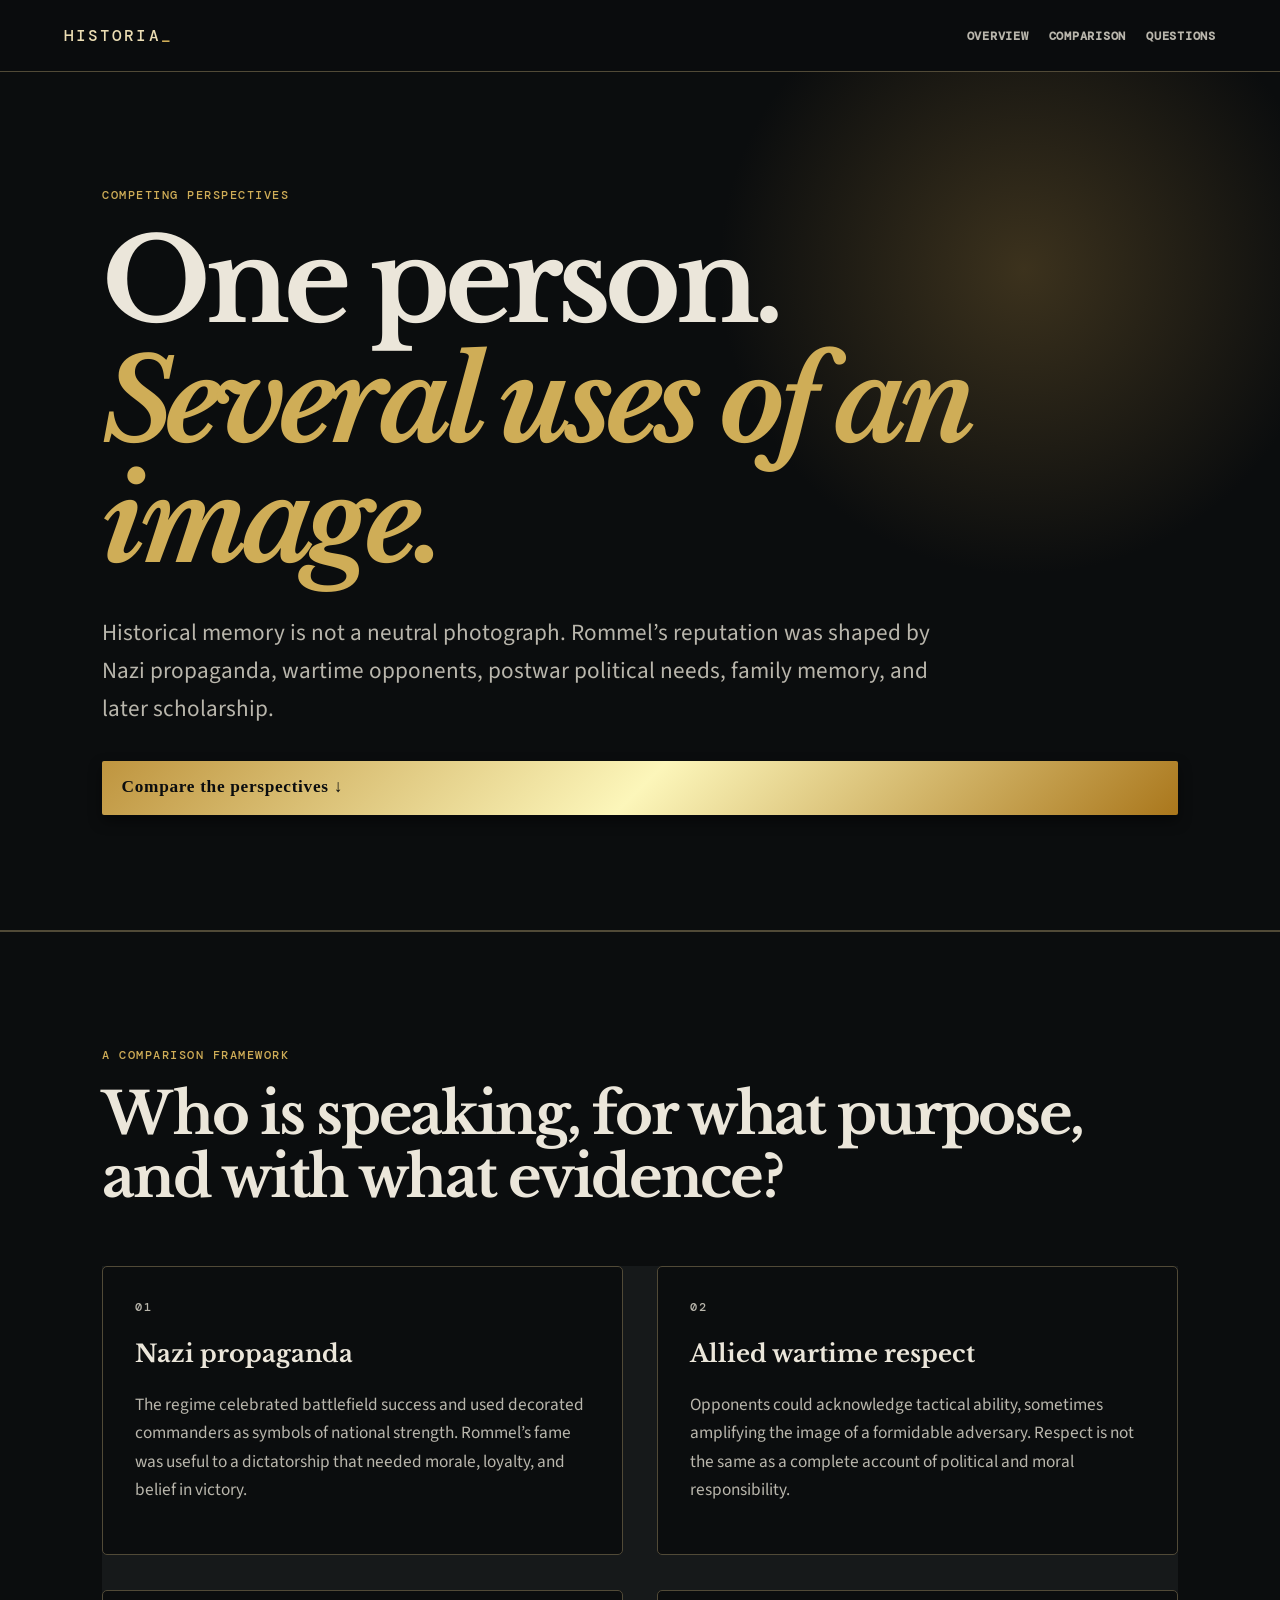
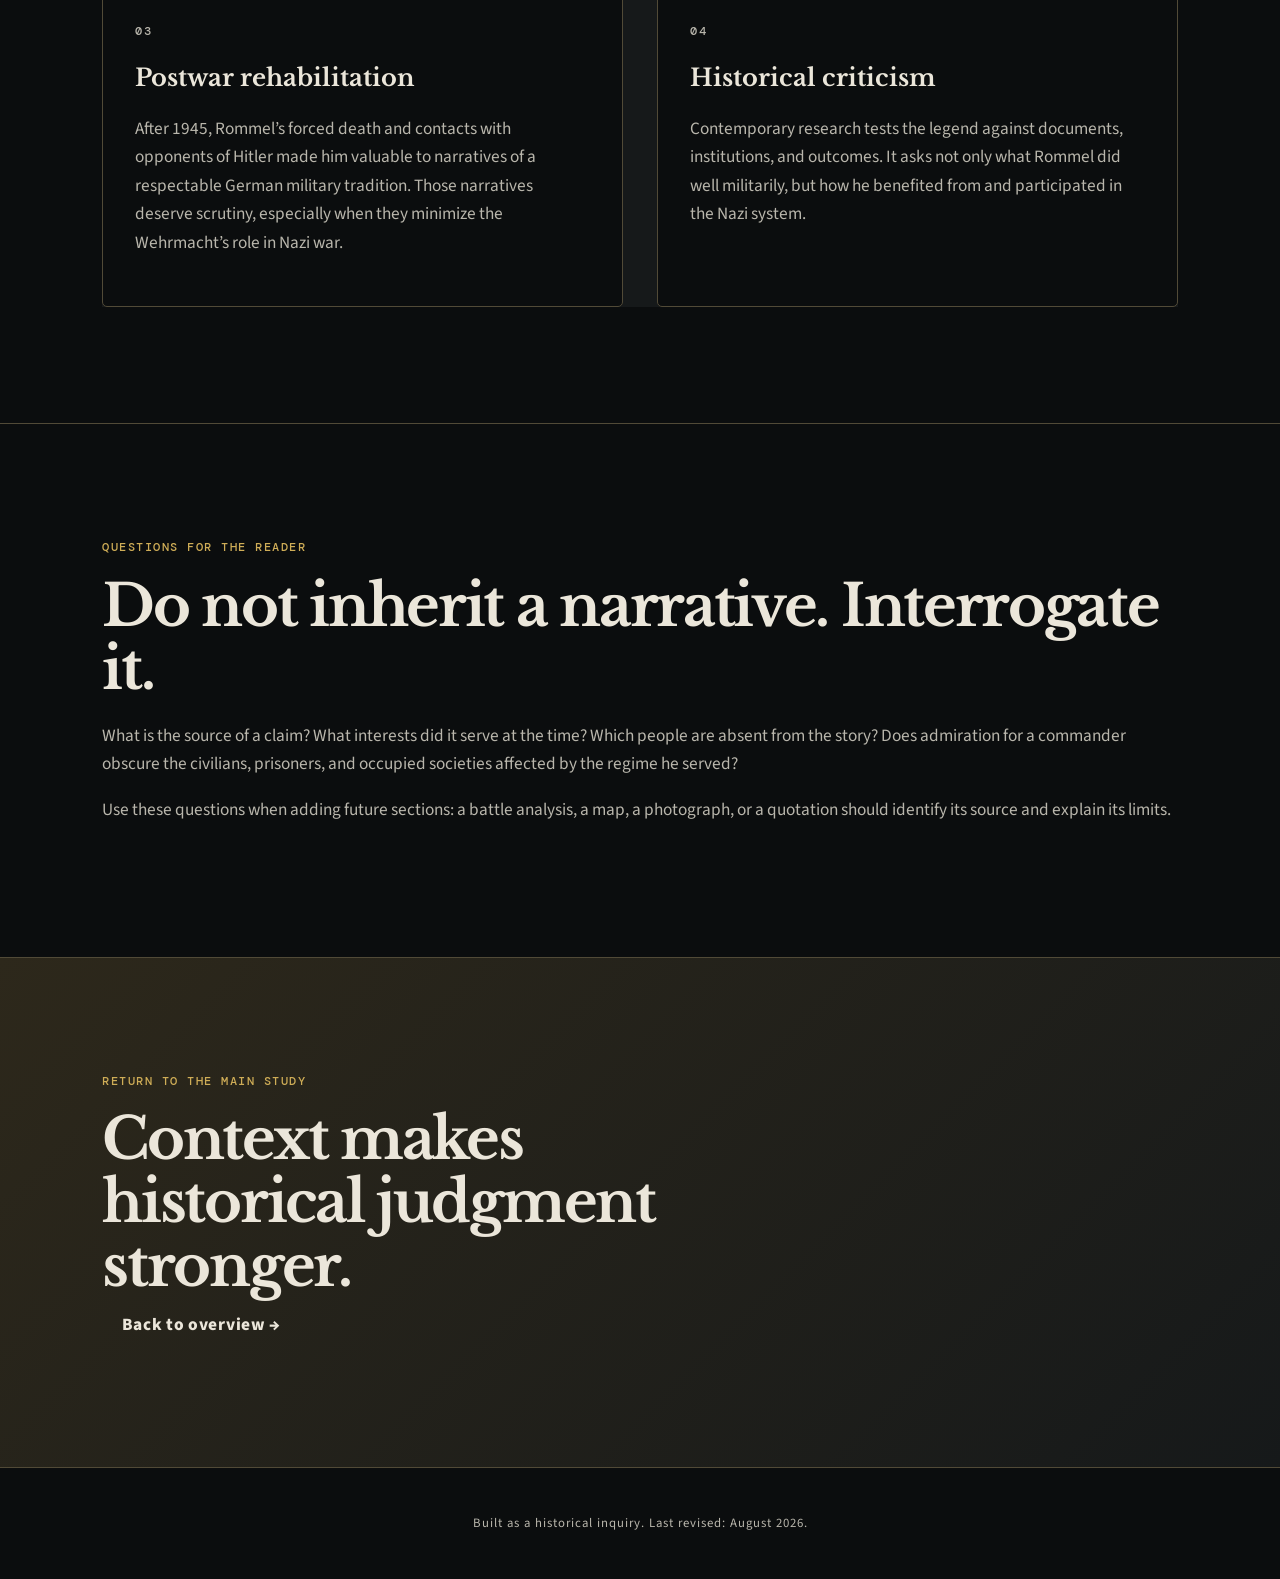
<file: perspectives.html>
<!doctype html>
<html lang="en">
  <head>
    <meta charset="UTF-8" />
    <meta name="viewport" content="width=device-width, initial-scale=1.0" />
    <meta name="description" content="Four perspectives on the public image of Erwin Rommel: wartime propaganda, Allied respect, postwar memory, and historical criticism." />
    <title>Rommel | Competing Perspectives</title>
    <link rel="preconnect" href="https://fonts.googleapis.com" />
    <link rel="preconnect" href="https://fonts.gstatic.com" crossorigin />
    <link href="https://fonts.googleapis.com/css2?family=DM+Mono:wght@400;500&family=Libre+Baskerville:ital,wght@0,400;0,700;1,400&family=Source+Sans+3:wght@400;600;700&display=swap" rel="stylesheet" />
    <link rel="stylesheet" href="styles.css" />
  </head>
  <body>
    <header class="site-header">
      <a class="wordmark" href="index.html">HISTORIA<span>_</span></a>
      <nav aria-label="Primary navigation">
        <ul>
          <li><a href="index.html">Overview</a></li>
          <li><a href="#comparison">Comparison</a></li>
          <li><a href="#questions">Questions</a></li>
        </ul>
      </nav>
    </header>
    <main id="main-content">
      <section class="hero" aria-labelledby="page-title">
        <p class="kicker">Competing perspectives</p>
        <h1 id="page-title">One person.<br /><em>Several uses of an image.</em></h1>
        <p class="standfirst">Historical memory is not a neutral photograph. Rommel’s reputation was shaped by Nazi propaganda, wartime opponents, postwar political needs, family memory, and later scholarship.</p>
        <a class="button button-main" href="#comparison">Compare the perspectives <span aria-hidden="true">↓</span></a>
      </section>
      <section class="section" id="comparison" aria-labelledby="comparison-title">
        <p class="kicker">A comparison framework</p>
        <h2 id="comparison-title">Who is speaking, for what purpose, and with what evidence?</h2>
        <div class="lens-grid">
          <article>
            <p class="lens-number">01</p>
            <h3>Nazi propaganda</h3>
            <p>The regime celebrated battlefield success and used decorated commanders as symbols of national strength. Rommel’s fame was useful to a dictatorship that needed morale, loyalty, and belief in victory.</p>
          </article>
          <article>
            <p class="lens-number">02</p>
            <h3>Allied wartime respect</h3>
            <p>Opponents could acknowledge tactical ability, sometimes amplifying the image of a formidable adversary. Respect is not the same as a complete account of political and moral responsibility.</p>
          </article>
          <article>
            <p class="lens-number">03</p>
            <h3>Postwar rehabilitation</h3>
            <p>After 1945, Rommel’s forced death and contacts with opponents of Hitler made him valuable to narratives of a respectable German military tradition. Those narratives deserve scrutiny, especially when they minimize the Wehrmacht’s role in Nazi war.</p>
          </article>
          <article>
            <p class="lens-number">04</p>
            <h3>Historical criticism</h3>
            <p>Contemporary research tests the legend against documents, institutions, and outcomes. It asks not only what Rommel did well militarily, but how he benefited from and participated in the Nazi system.</p>
          </article>
        </div>
      </section>
      <section class="section split" id="questions" aria-labelledby="questions-title">
        <div>
          <p class="kicker">Questions for the reader</p>
          <h2 id="questions-title">Do not inherit a narrative. Interrogate it.</h2>
        </div>
        <div>
          <p>What is the source of a claim? What interests did it serve at the time? Which people are absent from the story? Does admiration for a commander obscure the civilians, prisoners, and occupied societies affected by the regime he served?</p>
          <p>Use these questions when adding future sections: a battle analysis, a map, a photograph, or a quotation should identify its source and explain its limits.</p>
        </div>
      </section>
      <section class="section callout">
        <p class="kicker">Return to the main study</p>
        <h2>Context makes historical judgment stronger.</h2>
        <a class="button" href="index.html">Back to overview <span aria-hidden="true">→</span></a>
      </section>
    </main>
    <footer><p>Built as a historical inquiry. Last revised: August 2026.</p></footer>
  </body>
</html>
</file>
<file: styles.css>
:root { 
    --black: #0b0d0e; 
    --panel: #16191a; 
    --panel-2: #202323; 
    --line: #514a37; 
    --gold: #cfad57; 
    --gold-pale: #ebddb3; 
    --text: #ebe6da; 
    --muted: #b9b6ac; 
}

* { 
    box-sizing: border-box; 
} 

html { 
    scroll-behavior: smooth; 
} 

body { 
    margin: 0; 
    background: var(--black); 
    color: var(--text); 
    font: 1.08rem/1.65 "Source Sans 3", sans-serif; 
} 

a { 
    color: inherit; 
} 

a:focus-visible { 
    outline: 3px solid var(--gold-pale); 
    outline-offset: 4px; 
}

.site-header { 
    min-height: 4.5rem; 
    display: flex; 
    justify-content: space-between; 
    align-items: center; 
    gap: 2rem; 
    padding: 0 5vw; 
    border-bottom: 1px solid var(--line); 
    background: rgba(11, 13, 14, .95); 
    position: sticky; 
    top: 0; 
    z-index: 5; 
    backdrop-filter: blur(10px); 
}

.site-header nav { 
    flex: 1; 
    min-width: 0; 
}

.wordmark { 
    color: var(--gold-pale); 
    text-transform: uppercase;
    font: 500 1rem "DM Mono", monospace; 
    letter-spacing: .13em; 
    text-decoration: none; 
}

.wordmark span { 
    color: var(--gold); 
}

.site-header ul { 
    display: flex; 
    flex-wrap: wrap; 
    justify-content: flex-end; 
    gap: 1.25rem; 
    margin: 0; 
    padding: 0; 
    list-style: none; 
}

.site-header li { 
    display: block; 
}

.site-header a:not(.wordmark) { 
    color: var(--muted); 
    font: 700 .78rem "DM Mono", monospace; 
    letter-spacing: .06em; 
    text-decoration: none; 
    text-transform: uppercase; 
}

.site-header a:not(.wordmark):hover { 
    color: var(--gold-pale); 
}

main { 
    max-width: 1400px; 
    margin: auto; 
}

.hero, .section, .frame { 
    padding: clamp(4rem, 9vw, 8rem) 8vw; 
}

.hero { 
    min-height: min(780px, calc(100vh - 4.5rem)); 
    display: grid; 
    align-content: center; 
    border-bottom: 1px solid var(--line); 
    background: radial-gradient(circle at 80% 23%, #3c321d 0, transparent 25%), var(--black); 
}

.hero-actions { 
    display: flex; 
    flex-wrap: wrap; 
    gap: 1.5rem; 
    align-items: center; 
    margin-top: 2.4rem; 
}

.kicker, .lens-number { 
    margin: 0 0 1.2rem; 
    color: var(--gold); 
    font: 500 .78rem "DM Mono", monospace; 
    letter-spacing: .12em; 
    text-transform: uppercase; 
}

.hero h1, h2, h3, #biography h1 { 
    font-family: "Libre Baskerville", Georgia, serif; 
}

.hero h1, #biography h1 { 
    max-width: 14ch; 
    margin: 0; 
    font-size: clamp(3.5rem, 9vw, 8rem); 
    letter-spacing: -.05em; 
    line-height: 1.04; 
}

.hero h1 em { 
    color: var(--gold); 
}

.standfirst { 
    max-width: 52rem; 
    margin: 2rem 0; 
    color: var(--muted); 
    font-size: clamp(1.15rem, 2vw, 1.45rem); 
}

.button { 
    display: inline-block; 
    padding: 0.8rem 1.2rem; 
    font-weight: 800; 
    letter-spacing: 0.04em; 
    text-decoration: none; 
}

.button-main {
    display: inline;
    font-family: 'Cinzel', 'Baskerville', serif;
    border-color: #fcf6ba;
    border-radius: 2px;
    transition: all 0.4s cubic-bezier(0.25, 0.8, 0.25, 1);
    cursor: pointer;
    box-shadow: 0 6px 14px rgba(0, 0, 0, 0.45);
    color: var(--black); 
    background: linear-gradient(135deg, #bf953f 0%, #fcf6ba 50%, #aa771c 100%);
}

.button-main:hover {
    background: transparent;
    color: var(--gold);
    outline: 2px solid var(--gold);
    box-shadow: 0 10px 22px rgba(0, 0, 0, 0.5);
    transform: translateY(-2px); 
}

.button-link {
    display: inline;
    font-family: 'Cinzel', 'Baskerville', serif;
    color: var(--gold-pale); 
    font-weight: 700; 
    text-decoration: underline;
}

.frame, .section { 
    margin: auto; 
}

.frame h2, .section h2 { 
    margin: 20px auto; 
    font-size: clamp(2.5rem, 4.5vw, 4.5rem); 
    letter-spacing: -0.04em; 
    line-height: 1.1; 
}

.frame p:not(.kicker), .section p:not(.kicker) { 
    color: var(--muted); 
}

.section { 
    border-top: 1px solid var(--line); 
}

.section-heading {
    max-width: 49rem;
}

.section-grid {
    max-width: 95vw;
    display: grid; 
    grid-template-columns: 1fr 1fr; 
    gap: 3.5rem; 
}

.section-grid .section-heading {
    position: -webkit-sticky; 
    position: sticky; 
    top: 120px; 
    align-self: start;
    height: auto;
}

#original h2{
    text-align: center;
    margin: 20px auto;
    font-size: clamp(2.5rem, 4.8vw, 4.7rem);
    letter-spacing: 0.05rem;
}

#original .kicker {
    text-align: center;
    margin-bottom: 15px;
}

#original p:not(.kicker) {
    text-align: center;
    font-size: 1.5rem;
    font-style: italic;
    font-weight: 600;
}

#original img {
    object-fit: cover;
    width: 50%;
    display: block;
    margin: 20px auto;
}

blockquote {
    background: rgba(194, 159, 101, 0.03);
    border-left: 2px solid var(--gold);
    padding: 30px;
    margin: 40px auto 10px auto;
    display: block;
}

blockquote p {
    font-family: 'Playfair Display', Georgia, serif;
    font-style: italic;
    font-size: 19px;
    letter-spacing: 1px;
    color: #e8e6e1;
    line-height: 1.6;
}

cite {
    display: block;
    font-family: 'Cinzel', serif;
    font-size: 12px;
    color: var(--gold);
    text-transform: uppercase;
    letter-spacing: 2px;
    text-align: end;
}

.dark { 
    background: var(--black); 
}

.light {
    background-color: var(--panel);
}

.lens-grid { 
    max-width: 90vw;
    display: grid; 
    grid-template-columns: repeat(2, minmax(0, 1fr)); 
    gap: 2em; 
    margin-top: 3.5rem; 
    background: var(--panel); 
}

.lens-grid article { 
    padding: 2rem; 
    background: var(--black); 
    border: 1px solid var(--line); 
    border-radius: 5px;
}

.lens-grid h3 { 
    margin: 0; 
    font-size: 1.5rem; 
}

.lens-grid article p:not(.lens-number) { 
    color: var(--muted); 
}

.hub-grid {
    display: grid;
    grid-template-columns: repeat(auto-fit, minmax(280px, 1fr));
    gap: 2rem;
}

.hub-card {
    background-color: var(--black);
    border: 1px solid rgba(212, 175, 55, 0.15);
    border-radius: 6px;
    padding: 35px 25px;
    display: flex;
    flex-direction: column;
    justify-content: space-between;
    transition: transform 0.4s cubic-bezier(0.16, 1, 0.3, 1), border-color 0.4s ease;
}

.hub-card:hover {
    transform: translateY(-5px);
    border-color: var(--gold);
}

.hub-card-num {
    font-size: 0.75rem;
    font-weight: 600;
    font-family: 'Montserrat', sans-serif;
    color: var(--gold);
    text-transform: uppercase;
    letter-spacing: 1px;
    display: block;
    margin-bottom: 10px;
}

.hub-card h3 {
    color: var(--text);
    font-family: 'Cinzel Decorative', serif;
    font-size: 2rem;
    margin: 0 0 15px 0;
    letter-spacing: 1px;
}

.hub-card p {
    color: var(--muted);
    font-size: 1rem;
    line-height: 1.6;
    margin-bottom: 30px;
}

.hub-cta {
    color: var(--gold-pale);
    text-decoration: none;
    font-size: 0.9rem;
    font-weight: 600;
    text-transform: uppercase;
    letter-spacing: 1px;
    transition: color 0.3s ease, padding-left 0.3s ease;
    display: inline-block;
    margin-top: auto;
}

.hub-card:hover .hub-cta {
    color: #ffffff;
    padding-left: 8px;
}

.sources ul { 
    max-width: 63rem; 
    padding-left: 1.2rem; 
}

.sources li { 
    padding: .7rem 0; 
    color: var(--muted); 
}

.sources a { 
    color: var(--gold-pale); 
    font-weight: 700; 
    text-underline-offset: .25em; 
}

.source-note { 
    max-width: 50rem; 
    color: var(--muted); 
    font-size: .95rem; 
} 

#biography {
    text-align: center;
    background: linear-gradient(to bottom, #111111, var(--panel));
    padding: 60px 20px;
}

#biography .kicker {
    margin-top: 10px;
    font-size: 1rem;
    font-weight: 600;
}

#biography .description {
    font-family: 'Playfair Display', Georgia, serif;
    font-style: italic;
    font-size: 1.25rem;
    color: var(--muted);
    margin-top: 20px;
    line-height: 1.5;
}

#img-div {
    display: block;
    background: #111111;
    border: 1px solid #c5a059;
    padding: 16px;
    margin: 15px auto;
    max-width: 600px;
    box-shadow: 0 10px 30px rgba(0, 0, 0, 0.7);
    border-radius: 4px;
    text-align: center;
}

#image {
    width: 100%;
    height: auto;
    border: 1px solid rgba(197, 160, 89, 0.2);
    display: block;
    margin-bottom: 12px;
}

#img-caption {
    font-family: 'Cinzel', 'Trajan Pro', serif;
    font-size: 0.75rem;
    color: #c5a059;
    letter-spacing: 2px;
    text-transform: uppercase;
    margin-top: 8px;
}

.timeline { 
    display: grid; 
    gap: 0; 
    max-width: 70rem; 
    margin: 3.5rem 0 0; 
    padding: 0; 
    list-style: none; 
    border-top: 1px solid var(--line); 
}

.timeline li { 
    display: grid; 
    grid-template-columns: 9rem 1fr; 
    gap: 1.5rem; 
    padding: 1.6rem 0; 
    border-bottom: 1px solid var(--line); 
}

.timeline li:last-of-type {
    border-bottom: none;
}

.timeline time { 
    color: var(--gold); 
    font: 600 0.9rem "DM Mono", monospace; 
}

.timeline h3 { 
    margin: 0; 
    font-size: 1.25rem; 
}

.timeline p { 
    margin: .5rem 0 0; 
    color: var(--muted); 
}

.timeline .timeline-media {
    text-align: center;
    display: block;
    margin: 20px auto;
    width: 50%;
}

.timeline .time-img {
    width: 100%;
    max-width: 650px;
    height: auto;
    object-fit: cover;
    filter: grayscale(20%) contrast(105%); 
    border-radius: 2px;
    transition: filter 0.4s ease;
}

.timeline .time-img:hover {
    filter: grayscale(0%) contrast(110%);
}

#campaigns .lens-grid {
    background-color: var(--black);
}

#campaigns article {
    background-color: var(--panel);
}

.callout { 
    background: linear-gradient(135deg, #2d281b, var(--panel)); 
}

.callout h2 { 
    margin: 0;
    max-width: 15ch; 
}

.callout > p:not(.kicker) { 
    max-width: 45rem; 
    color: var(--muted); 
}

.callout .button {
    display: block;
    text-align: left;
    margin: 0;
}

footer { 
    border-top: 1px solid var(--line);
    padding: 2rem 5vw; 
    color: var(--muted); 
    font-size: 0.8rem; 
    letter-spacing: 1px;
    text-align: center; 
}

/* Tribute page (Nov 2026): photos, maps and credits */
.skip-link {
    position: absolute;
    left: 1rem;
    top: -3rem;
    padding: .5rem 1rem;
    background: var(--gold);
    color: var(--black);
    z-index: 10;
}

.skip-link:focus {
    top: 1rem;
}

.hero-split {
    grid-template-columns: minmax(0, 1.3fr) minmax(0, .7fr);
    gap: clamp(2rem, 6vw, 6rem);
    align-items: center;
}

.hero-split h1 {
    font-size: clamp(3rem, 7vw, 6.5rem);
}

.hero-split .button-main {
    display: inline-block;
}

.section-lead {
    max-width: 48rem;
}

.cite {
    color: var(--gold);
    font: 500 .78rem "DM Mono", monospace;
    letter-spacing: .02em;
    white-space: nowrap;
}

cite.book {
    display: inline;
    font: italic 1em "Libre Baskerville", Georgia, serif;
    color: var(--text);
    text-transform: none;
    letter-spacing: 0;
}

.plate {
    margin: 0;
    padding: 12px;
    background: var(--black);
    border: 1px solid var(--line);
    border-radius: 2px;
    transition: border-color .3s ease, transform .3s ease;
}

.plate:hover {
    border-color: var(--gold);
}

.plate img {
    display: block;
    width: 100%;
    height: auto;
    filter: sepia(12%) contrast(105%);
    transition: filter .4s ease;
}

.plate:hover img {
    filter: none;
}

.plate figcaption {
    margin-top: .75rem;
    color: var(--muted);
    font-size: .92rem;
    line-height: 1.45;
}

.credit {
    display: block;
    margin-top: .3rem;
    color: var(--gold);
    font: .78rem "DM Mono", monospace;
    letter-spacing: .02em;
}

.plate-portrait {
    max-width: 380px;
    justify-self: center;
    transform: rotate(1.2deg);
}

.plate-portrait:hover {
    transform: rotate(0);
}

.timeline li.has-media .plate {
    max-width: 300px;
    margin-top: 1.25rem;
}

.campaign {
    display: grid;
    grid-template-columns: minmax(0, 1.4fr) minmax(0, .6fr);
    gap: clamp(2rem, 5vw, 4rem);
    align-items: start;
    margin-top: 2.5rem;
}

.campaign-reverse {
    grid-template-columns: minmax(0, .6fr) minmax(0, 1.4fr);
}

.campaign-text p:first-child {
    margin-top: 0;
}

.map-row {
    display: grid;
    grid-template-columns: 1fr 1fr;
    gap: 1.5rem;
    margin: 3rem 0;
}

.plate-map a:hover img,
.plate-map a:focus-visible img {
    transform: scale(1.01);
}

.plate-map img {
    transition: filter .4s ease, transform .4s ease;
}

.plate-wide {
    max-width: 960px;
    margin-top: 3rem;
}

.callout > .button-link {
    display: inline-block;
    margin-top: 1rem;
}

.credits-title {
    margin: 3rem 0 0;
    font-size: 1.4rem;
}

.credits {
    max-width: 63rem;
    padding-left: 1.2rem;
    color: var(--muted);
    font-size: .95rem;
}

.credits li {
    padding: .35rem 0;
}

.credits a {
    color: var(--gold-pale);
    text-underline-offset: .2em;
}

@media (max-width: 992px) { 
    #original img {
        width: 80%;
    }
    .site-header { 
        padding: 0 1.25rem; 
        gap: 1rem; 
    }
    .site-header ul { 
        gap: .8rem; 
    }
    .site-header a:not(.wordmark) { 
        font-size: .75rem; 
    }
    .hero, .section, .frame { 
        padding: 4rem 1.25rem; 
    }
    .section-grid {
        display: flex;
        flex-flow: column wrap;
    }
    .section-grid .section-heading {
        position: static; 
        display: flex;
        flex-flow: column nowrap;
        align-items: flex-start;
        justify-content: flex-start;
    }
    .timeline li { 
        grid-template-columns: 1fr; 
        gap: .5rem; 
    }
    .timeline .timeline-media {
        width: 80%;
    }
    .lens-grid { 
        grid-template-columns: 1fr; 
    }
    .hub-grid {
        grid-template-columns: 1fr;
    }
    .hero { 
        min-height: auto; 
    } 
    .hero-split, .campaign, .campaign-reverse, .map-row {
        grid-template-columns: 1fr;
    }
    .campaign .plate {
        max-width: 420px;
    }
    .plate-portrait {
        transform: none;
        max-width: 320px;
    }
}
@media (prefers-reduced-motion: reduce) { 
    html { 
        scroll-behavior: auto; 
    } 
    *, *::before, *::after {
        transition: none !important;
    }
}
</file>
